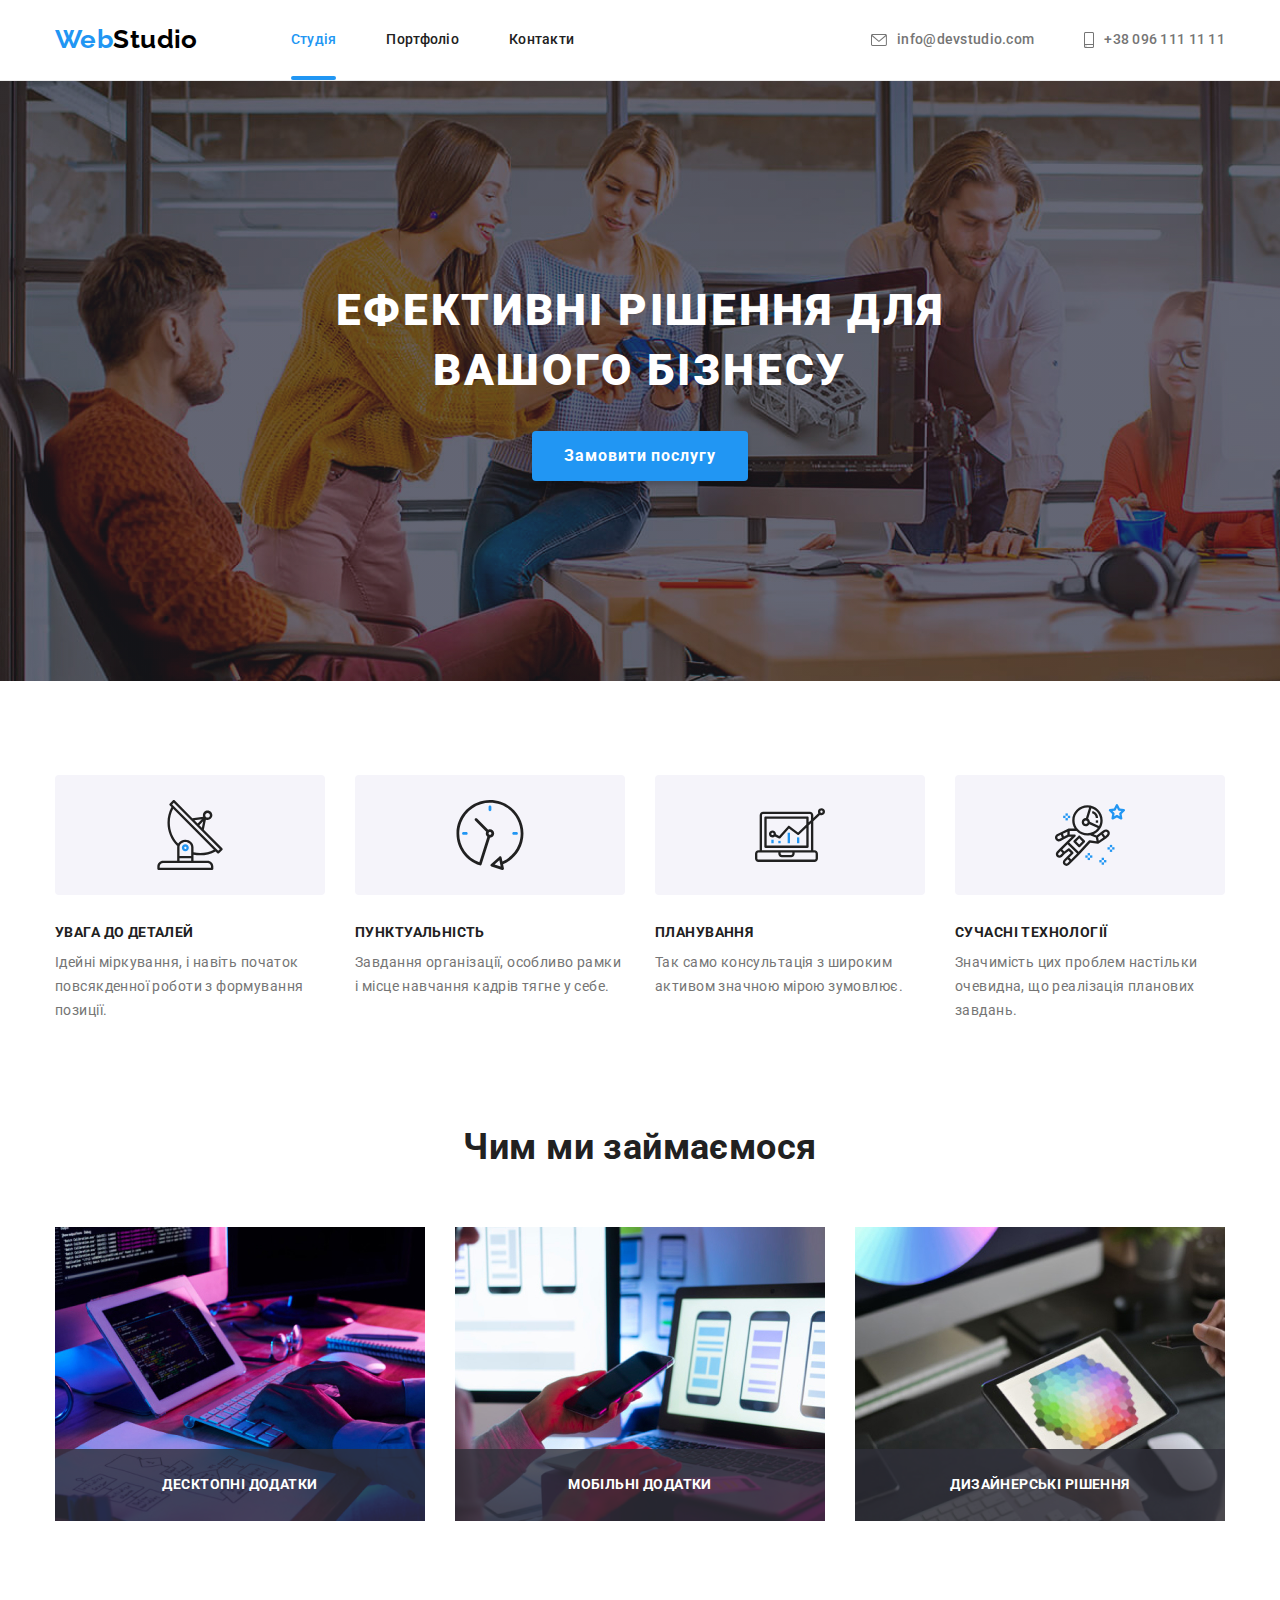
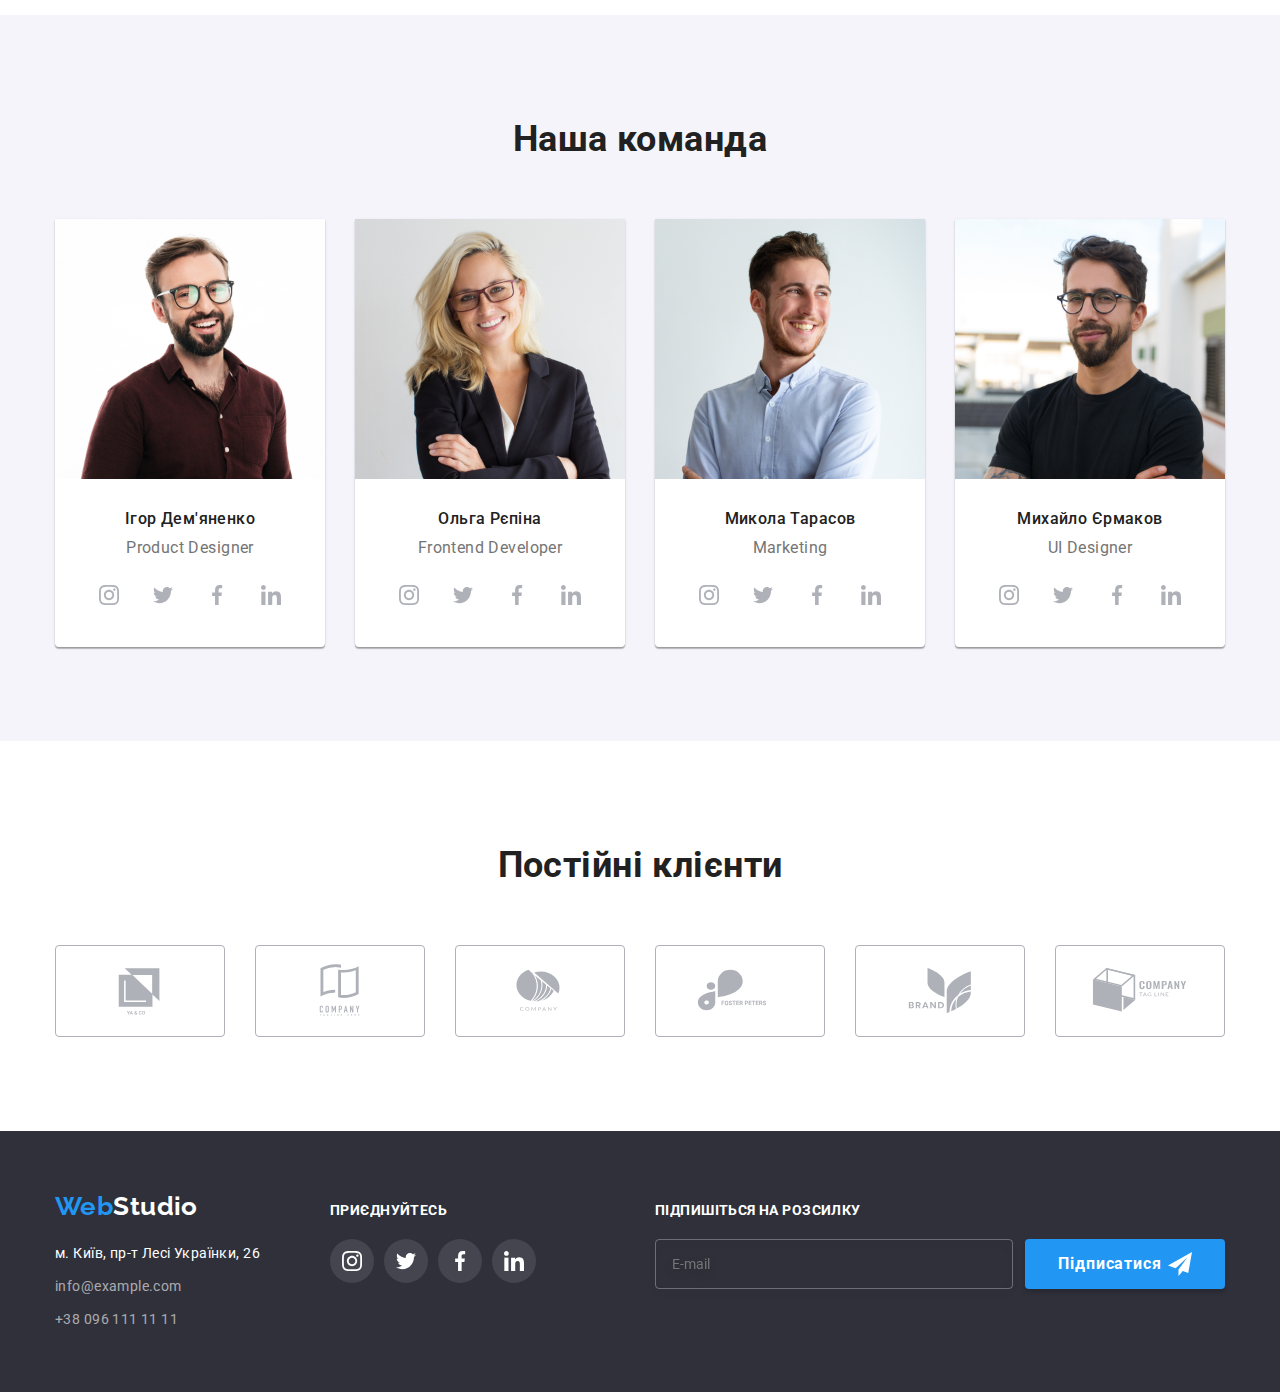
<file: index.html>
<!DOCTYPE html>
<html lang="uk">
  <head>
    <meta charset="UTF-8" />
    <meta http-equiv="X-UA-Compatible" content="IE=edge" />
    <meta name="viewport" content="width=device-width, initial-scale=1.0" />
    <title>WebStudio</title>
    <link rel="preconnect" href="https://fonts.googleapis.com" />
    <link rel="preconnect" href="https://fonts.gstatic.com" crossorigin />
    <link
      href="https://fonts.googleapis.com/css2?family=Raleway:wght@700&family=Roboto:wght@400;500;700;900&display=swap"
      rel="stylesheet"
    />
    <link
      rel="stylesheet"
      href="https://cdn.jsdelivr.net/npm/modern-normalize@1.1.0/modern-normalize.min.css"
    />
    <link rel="stylesheet" href="css/styles.css" />
  </head>
  <body>
    <!-- HEADER -->
    <header class="header-info">
      <div class="container">
        <nav class="navigation">
          <a class="logotype" href="./index.html"
            ><span class="one-word-color">Web</span>Studio</a
          >
          <ul class="header-list">
            <li>
              <a class="header-navigation current" href="./index.html"
                >Студія</a
              >
            </li>
            <li>
              <a class="header-navigation" href="./portfolio.html">Портфоліо</a>
            </li>
            <li>
              <a class="header-navigation" href="#footer-link">Контакти</a>
            </li>
          </ul>
        </nav>
        <ul class="header-list-contact">
          <li>
            <a class="header-contact" href="mailto:info@devstudio.com">
              <svg class="envelope" width="16" height="12">
                <use href="./images/symbol-defs.svg#envelope"></use>
              </svg>
              info@devstudio.com</a
            >
          </li>
          <li>
            <a class="header-contact" href="tel:+380961111111">
              <svg class="smartphone" width="10" height="16">
                <use href="./images/symbol-defs.svg#smartphone"></use>
              </svg>
              +38 096 111 11 11</a
            >
          </li>
        </ul>
      </div>
    </header>
    <main>
      <section class="order-service">
        <div class="container order-service-text">
          <h1 class="main-title">Ефективні рішення для вашого бізнесу</h1>
          <button data-modal-open class="order-btn" type="button">
            Замовити послугу
          </button>
        </div>
      </section>
      <section class="section our-features">
        <div class="container">
          <h2 class="visually-hidden">Наші особливості</h2>
          <ul class="our-features-list">
            <li class="our-features-item">
              <div class="features-box">
                <svg width="70" height="70">
                  <use href="./images/symbol-defs.svg#antenna"></use>
                </svg>
              </div>
              <h3 class="third-title-features">УВАГА ДО ДЕТАЛЕЙ</h3>
              <p class="text-our-features">
                Ідейні міркування, і навіть початок повсякденної роботи з
                формування позиції.
              </p>
            </li>
            <li class="our-features-item">
              <div class="features-box">
                <svg width="70" height="70">
                  <use href="./images/symbol-defs.svg#clock"></use>
                </svg>
              </div>
              <h3 class="third-title-features">ПУНКТУАЛЬНІСТЬ</h3>
              <p class="text-our-features">
                Завдання організації, особливо рамки і місце навчання кадрів
                тягне у себе.
              </p>
            </li>
            <li class="our-features-item">
              <div class="features-box">
                <svg width="70" height="70">
                  <use href="./images/symbol-defs.svg#diagram"></use>
                </svg>
              </div>
              <h3 class="third-title-features">ПЛАНУВАННЯ</h3>
              <p class="text-our-features">
                Так само консультація з широким активом значною мірою зумовлює.
              </p>
            </li>
            <li class="our-features-item">
              <div class="features-box">
                <svg width="70" height="70">
                  <use href="./images/symbol-defs.svg#astronaut"></use>
                </svg>
              </div>
              <h3 class="third-title-features">СУЧАСНІ ТЕХНОЛОГІЇ</h3>
              <p class="text-our-features">
                Значимість цих проблем настільки очевидна, що реалізація
                планових завдань.
              </p>
            </li>
          </ul>
        </div>
      </section>
      <section class="section what-we-do">
        <div class="container">
          <h2 class="second-title-main">Чим ми займаємося</h2>
          <ul class="what-we-do-list">
            <li class="what-we-do-item">
              <img
                src="./images/whatwedo_1.jpg"
                alt="whatwedo_1"
                width="370"
                height="294"
              />
              <div class="we-do-label">
                <p class="we-do-text">Десктопні додатки</p>
              </div>
            </li>
            <li class="what-we-do-item">
              <img
                src="./images/whatwedo_2.jpg"
                alt="whatwedo_2"
                width="370"
                height="294"
              />
              <div class="we-do-label">
                <p class="we-do-text">Мобільні додатки</p>
              </div>
            </li>
            <li class="what-we-do-item">
              <img
                src="./images/whatwedo_3.jpg"
                alt="whatwedo_3"
                width="370"
                height="294"
              />
              <div class="we-do-label">
                <p class="we-do-text">Дизайнерські рішення</p>
              </div>
            </li>
          </ul>
        </div>
      </section>
      <section class="section our-team">
        <div class="container">
          <h2 class="second-title-team">Наша команда</h2>
          <ul class="our-team-list">
            <li class="team-card">
              <img
                src="./images/igor.jpg"
                alt="igor_photo"
                width="270"
                height="260"
              />
              <div class="team-card-text">
                <h3 class="third-title-team">Ігор Дем'яненко</h3>
                <p class="team-position">Product Designer</p>
                <ul class="social-links-list">
                  <li>
                    <a
                      href="https://www.instagram.com"
                      class="social-links"
                      target="_blank"
                    >
                      <svg class="social-icon" width="20" height="20">
                        <use href="./images/symbol-defs.svg#instagram"></use>
                      </svg>
                    </a>
                  </li>
                  <li>
                    <a
                      href="https://www.twitter.com"
                      class="social-links"
                      target="_blank"
                    >
                      <svg class="social-icon" width="20" height="20">
                        <use href="./images/symbol-defs.svg#twitter"></use>
                      </svg>
                    </a>
                  </li>
                  <li>
                    <a
                      href="https://www.facebook.com"
                      class="social-links"
                      target="_blank"
                    >
                      <svg class="social-icon" width="20" height="20">
                        <use href="./images/symbol-defs.svg#facebook"></use>
                      </svg>
                    </a>
                  </li>
                  <li>
                    <a
                      href="https://www.linkedin.com"
                      class="social-links"
                      target="_blank"
                    >
                      <svg class="social-icon" width="20" height="20">
                        <use href="./images/symbol-defs.svg#linkedin"></use>
                      </svg>
                    </a>
                  </li>
                </ul>
              </div>
            </li>
            <li class="team-card">
              <img
                src="./images/olga.jpg"
                alt="olga_photo"
                width="270"
                height="260"
              />
              <div class="team-card-text">
                <h3 class="third-title-team">Ольга Рєпіна</h3>
                <p class="team-position">Frontend Developer</p>
                <ul class="social-links-list">
                  <li>
                    <a
                      href="https://www.instagram.com"
                      class="social-links"
                      target="_blank"
                    >
                      <svg class="social-icon" width="20" height="20">
                        <use href="./images/symbol-defs.svg#instagram"></use>
                      </svg>
                    </a>
                  </li>
                  <li>
                    <a
                      href="https://www.twitter.com"
                      class="social-links"
                      target="_blank"
                    >
                      <svg class="social-icon" width="20" height="20">
                        <use href="./images/symbol-defs.svg#twitter"></use>
                      </svg>
                    </a>
                  </li>
                  <li>
                    <a
                      href="https://www.facebook.com"
                      class="social-links"
                      target="_blank"
                    >
                      <svg class="social-icon" width="20" height="20">
                        <use href="./images/symbol-defs.svg#facebook"></use>
                      </svg>
                    </a>
                  </li>
                  <li>
                    <a
                      href="https://www.linkedin.com"
                      class="social-links"
                      target="_blank"
                    >
                      <svg class="social-icon" width="20" height="20">
                        <use href="./images/symbol-defs.svg#linkedin"></use>
                      </svg>
                    </a>
                  </li>
                </ul>
              </div>
            </li>
            <li class="team-card">
              <img
                src="./images/mukola.jpg"
                alt="mukola_photo"
                width="270"
                height="260"
              />
              <div class="team-card-text">
                <h3 class="third-title-team">Микола Тарасов</h3>
                <p class="team-position">Marketing</p>
                <ul class="social-links-list">
                  <li>
                    <a
                      href="https://www.instagram.com"
                      class="social-links"
                      target="_blank"
                    >
                      <svg class="social-icon" width="20" height="20">
                        <use href="./images/symbol-defs.svg#instagram"></use>
                      </svg>
                    </a>
                  </li>
                  <li>
                    <a
                      href="https://www.twitter.com"
                      class="social-links"
                      target="_blank"
                    >
                      <svg class="social-icon" width="20" height="20">
                        <use href="./images/symbol-defs.svg#twitter"></use>
                      </svg>
                    </a>
                  </li>
                  <li>
                    <a
                      href="https://www.facebook.com"
                      class="social-links"
                      target="_blank"
                    >
                      <svg class="social-icon" width="20" height="20">
                        <use href="./images/symbol-defs.svg#facebook"></use>
                      </svg>
                    </a>
                  </li>
                  <li>
                    <a
                      href="https://www.linkedin.com"
                      class="social-links"
                      target="_blank"
                    >
                      <svg class="social-icon" width="20" height="20">
                        <use href="./images/symbol-defs.svg#linkedin"></use>
                      </svg>
                    </a>
                  </li>
                </ul>
              </div>
            </li>
            <li class="team-card">
              <img
                src="./images/michael.jpg"
                alt="michael_photo"
                width="270"
                height="260"
              />
              <div class="team-card-text">
                <h3 class="third-title-team">Михайло Єрмаков</h3>
                <p class="team-position">UI Designer</p>
                <ul class="social-links-list">
                  <li>
                    <a
                      href="https://www.instagram.com"
                      class="social-links"
                      target="_blank"
                    >
                      <svg class="social-icon" width="20" height="20">
                        <use href="./images/symbol-defs.svg#instagram"></use>
                      </svg>
                    </a>
                  </li>
                  <li>
                    <a
                      href="https://www.twitter.com"
                      class="social-links"
                      target="_blank"
                    >
                      <svg class="social-icon" width="20" height="20">
                        <use href="./images/symbol-defs.svg#twitter"></use>
                      </svg>
                    </a>
                  </li>
                  <li>
                    <a
                      href="https://www.facebook.com"
                      class="social-links"
                      target="_blank"
                    >
                      <svg class="social-icon" width="20" height="20">
                        <use href="./images/symbol-defs.svg#facebook"></use>
                      </svg>
                    </a>
                  </li>
                  <li>
                    <a
                      href="https://www.linkedin.com"
                      class="social-links"
                      target="_blank"
                    >
                      <svg class="social-icon" width="20" height="20">
                        <use href="./images/symbol-defs.svg#linkedin"></use>
                      </svg>
                    </a>
                  </li>
                </ul>
              </div>
            </li>
          </ul>
        </div>
      </section>
      <section class="section our-customers">
        <div class="container">
          <h2 class="title-customers">Постійні клієнти</h2>
          <ul class="customers-list">
            <li class="customer-item">
              <a href="" class="customer-link">
                <svg class="customer-icon" width="106" height="60">
                  <use href="./images/symbol-defs.svg#customer1"></use>
                </svg>
              </a>
            </li>
            <li class="customer-item">
              <a href="" class="customer-link">
                <svg class="customer-icon" width="106" height="60">
                  <use href="./images/symbol-defs.svg#customer2"></use>
                </svg>
              </a>
            </li>
            <li class="customer-item">
              <a href="" class="customer-link">
                <svg class="customer-icon" width="106" height="60">
                  <use href="./images/symbol-defs.svg#customer3"></use>
                </svg>
              </a>
            </li>
            <li class="customer-item">
              <a href="" class="customer-link">
                <svg class="customer-icon" width="106" height="60">
                  <use href="./images/symbol-defs.svg#customer4"></use>
                </svg>
              </a>
            </li>
            <li class="customer-item">
              <a href="" class="customer-link">
                <svg class="customer-icon" width="106" height="60">
                  <use href="./images/symbol-defs.svg#customer5"></use>
                </svg>
              </a>
            </li>
            <li class="customer-item">
              <a href="" class="customer-link">
                <svg class="customer-icon" width="106" height="60">
                  <use href="./images/symbol-defs.svg#customer6"></use>
                </svg>
              </a>
            </li>
          </ul>
        </div>
      </section>
    </main>
    <!-- FOOTER -->
    <footer id="footer-link" class="page-footer">
      <div class="container">
        <div class="footer-text">
          <a class="studio-logo-footer" href="./index.html"
            ><span class="one-word-color">Web</span>Studio</a
          >
          <ul class="footer-list">
            <li class="footer-item">
              <address class="studio-address">
                <a
                  class="address-link"
                  href="https://goo.gl/maps/CPtrU1FHBa2aNyZL9"
                  target="_blank"
                  rel="noopener noreferrer nofollow"
                  >м. Київ, пр-т Лесі Українки, 26</a
                >
              </address>
            </li>
            <li class="footer-item">
              <a class="footer-contact" href="mailto:info@example.com"
                >info@example.com</a
              >
            </li>
            <li class="footer-item">
              <a class="footer-contact" href="tel:+380961111111"
                >+38 096 111 11 11</a
              >
            </li>
          </ul>
        </div>
        <div class="footer-social">
          <span class="footer-title">приєднуйтесь</span>
          <ul class="footer-social-list">
            <li>
              <a
                href="https://www.instagram.com"
                class="social-links"
                target="_blank"
              >
                <svg class="social-icon-footer" width="20" height="20">
                  <use href="./images/symbol-defs.svg#instagram"></use>
                </svg>
              </a>
            </li>
            <li>
              <a
                href="https://www.twitter.com"
                class="social-links"
                target="_blank"
              >
                <svg class="social-icon-footer" width="20" height="20">
                  <use href="./images/symbol-defs.svg#twitter"></use>
                </svg>
              </a>
            </li>
            <li>
              <a
                href="https://www.facebook.com"
                class="social-links"
                target="_blank"
              >
                <svg class="social-icon-footer" width="20" height="20">
                  <use href="./images/symbol-defs.svg#facebook"></use>
                </svg>
              </a>
            </li>
            <li>
              <a
                href="https://www.linkedin.com"
                class="social-links"
                target="_blank"
              >
                <svg class="social-icon-footer" width="20" height="20">
                  <use href="./images/symbol-defs.svg#linkedin"></use>
                </svg>
              </a>
            </li>
          </ul>
        </div>
        <div class="mailing">
          <span class="footer-title">Підпишіться на розсилку</span>
          <form class="mailing-form">
            <input class="mailing-input" type="email" placeholder="E-mail" />
            <button class="button-footer" type="submit">
              Підписатися
              <svg class="mailing-icon" width="24" height="24">
                <use href="./images/symbol-defs.svg#footer-send"></use>
              </svg>
            </button>
          </form>
        </div>
      </div>
    </footer>
    <!-- MODAL WINDOW -->
    <div data-modal class="backdrop is-hidden">
      <div class="modal">
        <button data-modal-close class="close-button" type="button">
          <svg class="close-icon" width="18" height="18">
            <use href="./images/symbol-defs.svg#close-modal"></use>
          </svg>
        </button>
        <form class="modal-form">
          <p class="form-title">Залиште свої дані, ми вам передзвонимо</p>
          <div class="form-field">
            <label class="form-label" for="user-name">Ім'я</label>
            <div class="form-position">
              <input
                class="form-input"
                type="text"
                name="user-name"
                id="user-name"
              />
              <svg class="form-icon" width="18" height="18">
                <use href="./images/symbol-defs.svg#form-person"></use>
              </svg>
            </div>
          </div>
          <div class="form-field">
            <label class="form-label" for="tel">Телефон</label>
            <div class="form-position">
              <input class="form-input" type="tel" name="tel" id="tel" />
              <svg class="form-icon" width="18" height="18">
                <use href="./images/symbol-defs.svg#form-phone"></use>
              </svg>
            </div>
          </div>
          <div class="form-field">
            <label class="form-label" for="email">Пошта</label>
            <div class="form-position">
              <input class="form-input" type="email" name="email" id="email" />
              <svg class="form-icon" width="18" height="18">
                <use href="./images/symbol-defs.svg#form-mail"></use>
              </svg>
            </div>
          </div>
          <div class="form-field">
            <label class="form-label" for="comment">Коментар</label>
            <textarea
              class="form-input"
              name="comment"
              id="comment"
              placeholder="Введіть текст"
            ></textarea>
          </div>
          <div class="form-privacy">
            <label class="label-privacy">
              <input class="checkbox" type="checkbox" name="checkbox" />
              <svg class="checkbox-icon" width="16" height="15">
                <use href="./images/symbol-defs.svg#accept"></use>
              </svg>
              Погоджуюся з розсилкою та приймаю
              <a href="" class="form-link">Умови договору</a></label
            >
          </div>
          <button class="form-button" type="submit">Відправити</button>
        </form>
      </div>
    </div>
    <!-- SCRIPT -->
    <script src="./js/modal.js"></script>
  </body>
</html>
</file>
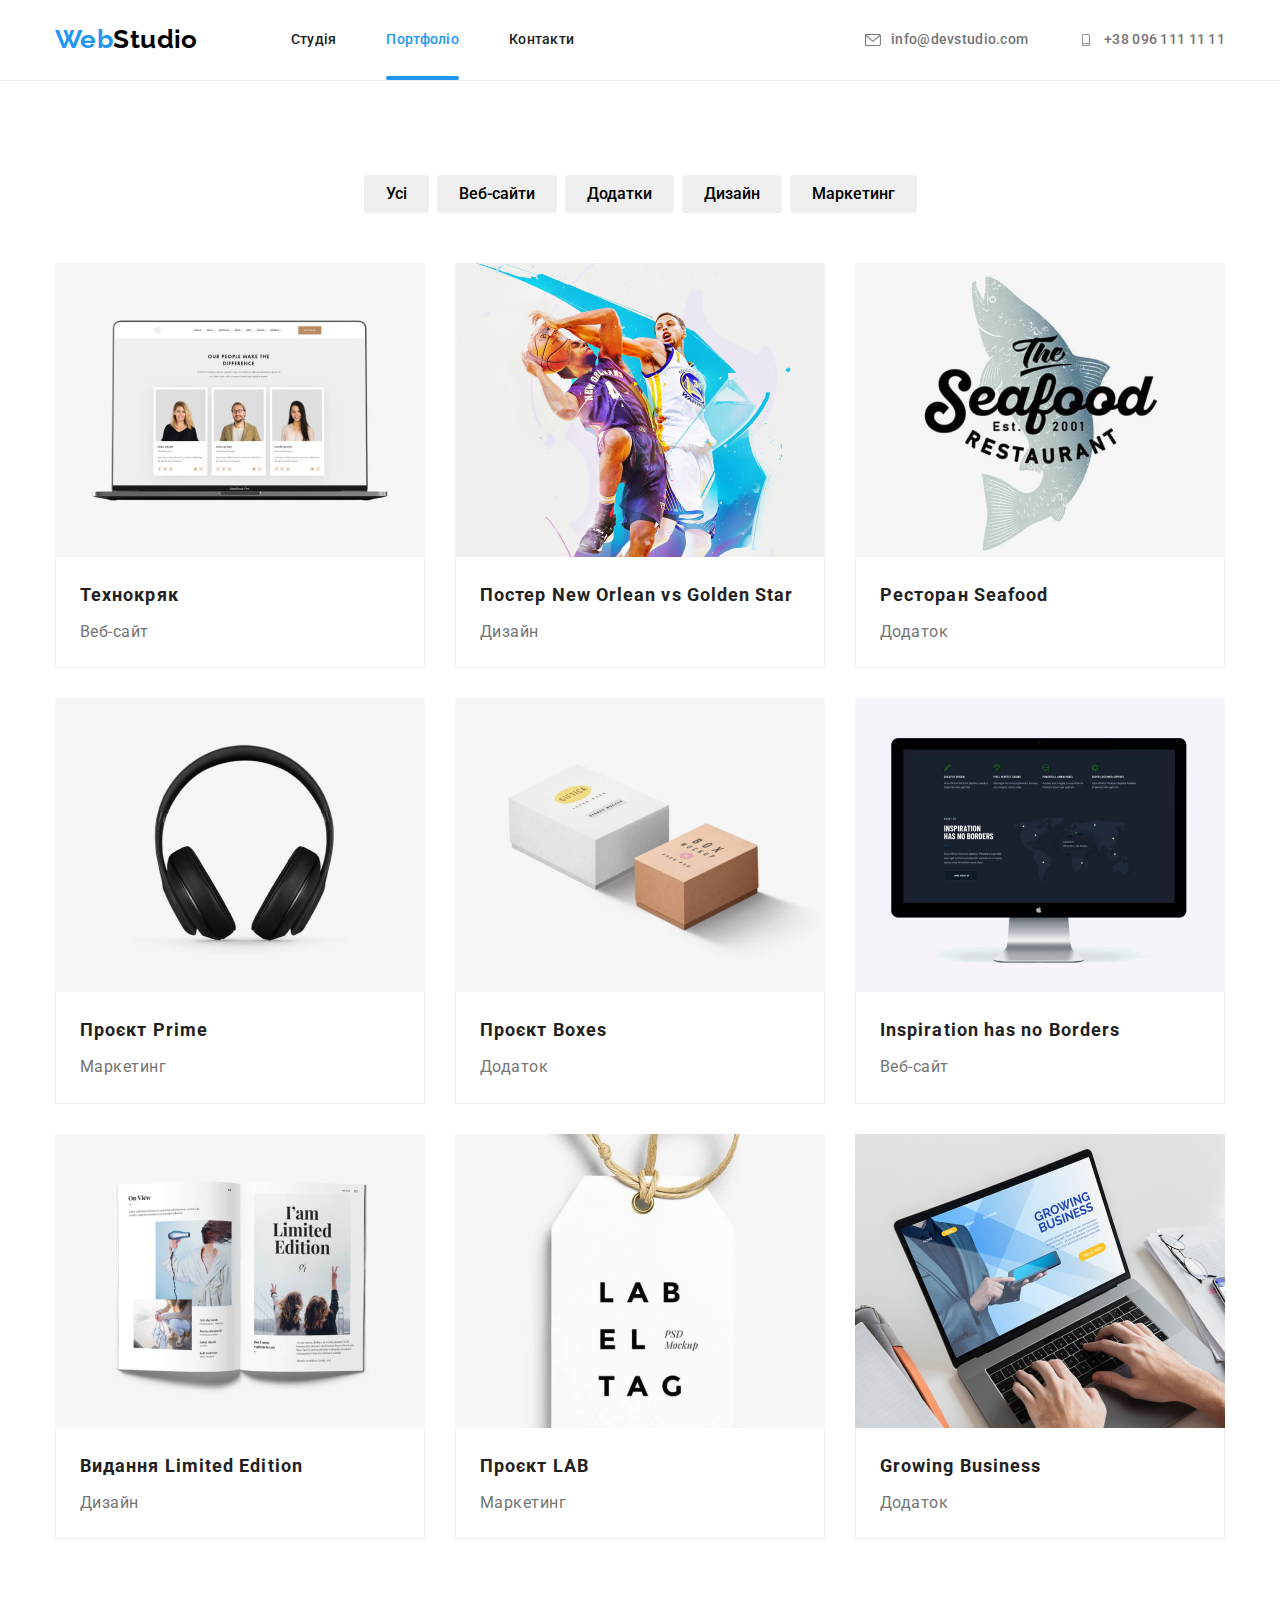
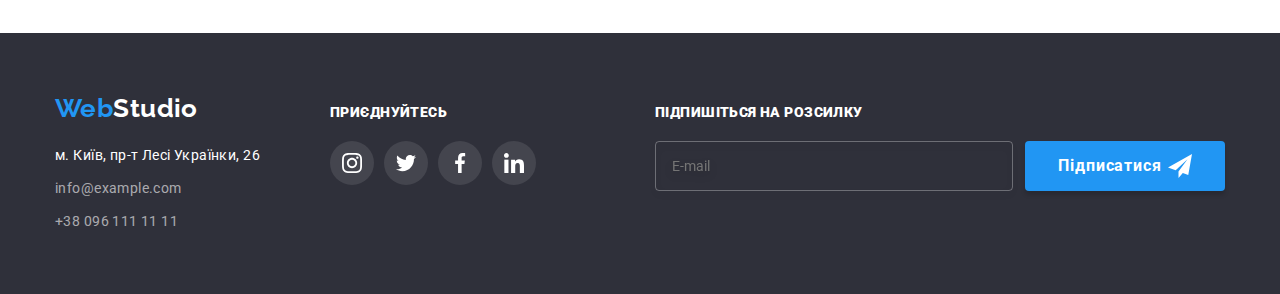
<file: portfolio.html>
<!DOCTYPE html>
<html lang="uk">
  <head>
    <meta charset="UTF-8" />
    <meta http-equiv="X-UA-Compatible" content="IE=edge" />
    <meta name="viewport" content="width=device-width, initial-scale=1.0" />
    <title>WebStudio</title>
    <link rel="preconnect" href="https://fonts.googleapis.com" />
    <link rel="preconnect" href="https://fonts.gstatic.com" crossorigin />
    <link
      href="https://fonts.googleapis.com/css2?family=Raleway:wght@700&family=Roboto:wght@400;500;700;900&display=swap"
      rel="stylesheet"
    />
    <link
      rel="stylesheet"
      href="https://cdn.jsdelivr.net/npm/modern-normalize@1.1.0/modern-normalize.min.css"
    />
    <link rel="stylesheet" href="css/styles.css" />
  </head>
  <body>
    <header class="header-info">
      <div class="container">
        <nav class="navigation">
          <a class="logotype" href="./index.html"
            ><span class="one-word-color">Web</span>Studio</a
          >
          <ul class="header-list">
            <li>
              <a class="header-navigation" href="./index.html">Студія</a>
            </li>
            <li>
              <a class="header-navigation current" href="./portfolio.html"
                >Портфоліо</a
              >
            </li>
            <li>
              <a class="header-navigation" href="#footer-link">Контакти</a>
            </li>
          </ul>
        </nav>
        <ul class="header-list">
          <li>
            <a class="header-contact" href="mailto:info@devstudio.com">
              <svg class="envelope" width="16" height="12">
                <use href="./images/symbol-defs.svg#envelope"></use>
              </svg>
              info@devstudio.com</a
            >
          </li>
          <li>
            <a class="header-contact" href="tel:+380961111111">
              <svg class="envelope" width="16" height="12">
                <use href="./images/symbol-defs.svg#smartphone"></use>
              </svg>
              +38 096 111 11 11</a
            >
          </li>
        </ul>
      </div>
    </header>
    <main>
      <section class="section">
        <div class="container">
          <h1 class="visually-hidden">Портфоліо</h1>
          <ul class="portfolio-nav-list">
            <li><button class="portfolio-button" type="button">Усі</button></li>
            <li>
              <button class="portfolio-button" type="button">Веб-сайти</button>
            </li>
            <li>
              <button class="portfolio-button" type="button">Додатки</button>
            </li>
            <li>
              <button class="portfolio-button" type="button">Дизайн</button>
            </li>
            <li>
              <button class="portfolio-button" type="button">Маркетинг</button>
            </li>
          </ul>
          <ul class="portfolio-card-list">
            <li class="portfolio-card">
              <a href="" class="portfolio-card-link">
                <div class="box-overlay">
                  <img
                    src="./images/portfolio/techno.jpg"
                    alt="techno"
                    width="370"
                    height="294"
                  />
                  <div class="overlay">
                    <p class="overlay-text">
                      Ресурс пропонує комплексні пропозиції з різним рівнем
                      функціоналу та сервісів. Все це дозволить відвідувачу
                      отримати вичерпні відомості про компанію чи приватну
                      особу.
                    </p>
                  </div>
                </div>
                <div class="portfolio-card-position">
                  <h2 class="portfolio-title">Технокряк</h2>
                  <p class="portfolio-text">Веб-сайт</p>
                </div>
              </a>
            </li>
            <li class="portfolio-card">
              <a href="" class="portfolio-card-link">
                <div class="box-overlay">
                  <img
                    src="./images/portfolio/poster.jpg"
                    alt="poster"
                    width="370"
                    height="294"
                  />
                  <div class="overlay">
                    <p class="overlay-text">
                      Ресурс пропонує комплексні пропозиції з різним рівнем
                      функціоналу та сервісів. Все це дозволить відвідувачу
                      отримати вичерпні відомості про компанію чи приватну
                      особу.
                    </p>
                  </div>
                </div>
                <div class="portfolio-card-position">
                  <h2 class="portfolio-title">
                    Постер New Orlean vs Golden Star
                  </h2>
                  <p class="portfolio-text">Дизайн</p>
                </div>
              </a>
            </li>
            <li class="portfolio-card">
              <a href="" class="portfolio-card-link">
                <div class="box-overlay">
                  <img
                    src="./images/portfolio/seafood.jpg"
                    alt="seafood"
                    width="370"
                    height="294"
                  />
                  <div class="overlay">
                    <p class="overlay-text">
                      Ресурс пропонує комплексні пропозиції з різним рівнем
                      функціоналу та сервісів. Все це дозволить відвідувачу
                      отримати вичерпні відомості про компанію чи приватну
                      особу.
                    </p>
                  </div>
                </div>
                <div class="portfolio-card-position">
                  <h2 class="portfolio-title">Ресторан Seafood</h2>
                  <p class="portfolio-text">Додаток</p>
                </div>
              </a>
            </li>
            <li class="portfolio-card">
              <a href="" class="portfolio-card-link">
                <div class="box-overlay">
                  <img
                    src="./images/portfolio/projectprime.jpg"
                    alt="projectprime"
                    width="370"
                    height="294"
                  />
                  <div class="overlay">
                    <p class="overlay-text">
                      Ресурс пропонує комплексні пропозиції з різним рівнем
                      функціоналу та сервісів. Все це дозволить відвідувачу
                      отримати вичерпні відомості про компанію чи приватну
                      особу.
                    </p>
                  </div>
                </div>
                <div class="portfolio-card-position">
                  <h2 class="portfolio-title">Проєкт Prime</h2>
                  <p class="portfolio-text">Маркетинг</p>
                </div>
              </a>
            </li>
            <li class="portfolio-card">
              <a href="" class="portfolio-card-link">
                <div class="box-overlay">
                  <img
                    src="./images/portfolio/projectboxes.jpg"
                    alt="projectboxes"
                    width="370"
                    height="294"
                  />
                  <div class="overlay">
                    <p class="overlay-text">
                      Ресурс пропонує комплексні пропозиції з різним рівнем
                      функціоналу та сервісів. Все це дозволить відвідувачу
                      отримати вичерпні відомості про компанію чи приватну
                      особу.
                    </p>
                  </div>
                </div>
                <div class="portfolio-card-position">
                  <h2 class="portfolio-title">Проєкт Boxes</h2>
                  <p class="portfolio-text">Додаток</p>
                </div>
              </a>
            </li>
            <li class="portfolio-card">
              <a href="" class="portfolio-card-link">
                <div class="box-overlay">
                  <img
                    src="./images/portfolio/inspirationhasnoborders.jpg"
                    alt="inspirationhasnoborders"
                    width="370"
                    height="294"
                  />
                  <div class="overlay">
                    <p class="overlay-text">
                      Ресурс пропонує комплексні пропозиції з різним рівнем
                      функціоналу та сервісів. Все це дозволить відвідувачу
                      отримати вичерпні відомості про компанію чи приватну
                      особу.
                    </p>
                  </div>
                </div>
                <div class="portfolio-card-position">
                  <h3 class="portfolio-title">Inspiration has no Borders</h3>
                  <p class="portfolio-text">Веб-сайт</p>
                </div>
              </a>
            </li>
            <li class="portfolio-card">
              <a href="" class="portfolio-card-link">
                <div class="box-overlay">
                  <img
                    src="./images/portfolio/publishlimitededition.jpg"
                    alt="publishlimitededition"
                    width="370"
                    height="294"
                  />
                  <div class="overlay">
                    <p class="overlay-text">
                      Ресурс пропонує комплексні пропозиції з різним рівнем
                      функціоналу та сервісів. Все це дозволить відвідувачу
                      отримати вичерпні відомості про компанію чи приватну
                      особу.
                    </p>
                  </div>
                </div>
                <div class="portfolio-card-position">
                  <h2 class="portfolio-title">Видання Limited Edition</h2>
                  <p class="portfolio-text">Дизайн</p>
                </div>
              </a>
            </li>
            <li class="portfolio-card">
              <a href="" class="portfolio-card-link">
                <div class="box-overlay">
                  <img
                    src="./images/portfolio/projectlab.jpg"
                    alt="projectlab"
                    width="370"
                    height="294"
                  />
                  <div class="overlay">
                    <p class="overlay-text">
                      Ресурс пропонує комплексні пропозиції з різним рівнем
                      функціоналу та сервісів. Все це дозволить відвідувачу
                      отримати вичерпні відомості про компанію чи приватну
                      особу.
                    </p>
                  </div>
                </div>
                <div class="portfolio-card-position">
                  <h2 class="portfolio-title">Проєкт LAB</h2>
                  <p class="portfolio-text">Маркетинг</p>
                </div>
              </a>
            </li>
            <li class="portfolio-card">
              <a href="" class="portfolio-card-link">
                <div class="box-overlay">
                  <img
                    src="./images/portfolio/growingbusiness.jpg"
                    alt="growingbusiness"
                    width="370"
                    height="294"
                  />
                  <div class="overlay">
                    <p class="overlay-text">
                      Ресурс пропонує комплексні пропозиції з різним рівнем
                      функціоналу та сервісів. Все це дозволить відвідувачу
                      отримати вичерпні відомості про компанію чи приватну
                      особу.
                    </p>
                  </div>
                </div>
                <div class="portfolio-card-position">
                  <h2 class="portfolio-title">Growing Business</h2>
                  <p class="portfolio-text">Додаток</p>
                </div>
              </a>
            </li>
          </ul>
        </div>
      </section>
    </main>
    <footer id="footer-link" class="page-footer">
      <div class="container">
        <div class="footer-text">
          <a class="studio-logo-footer" href="./index.html"
            ><span class="one-word-color">Web</span>Studio</a
          >
          <ul class="footer-list">
            <li class="footer-item">
              <address class="studio-address">
                <a
                  class="address-link"
                  href="https://goo.gl/maps/CPtrU1FHBa2aNyZL9"
                  target="_blank"
                  rel="noopener noreferrer nofollow"
                  >м. Київ, пр-т Лесі Українки, 26</a
                >
              </address>
            </li>
            <li class="footer-item">
              <a class="footer-contact" href="mailto:info@example.com"
                >info@example.com</a
              >
            </li>
            <li class="footer-item">
              <a class="footer-contact" href="tel:+380961111111"
                >+38 096 111 11 11</a
              >
            </li>
          </ul>
        </div>
        <div class="footer-social">
          <span class="footer-title"><b>приєднуйтесь</b></span>
          <ul class="footer-social-list">
            <li>
              <a
                href="https://www.instagram.com"
                class="social-links"
                target="_blank"
              >
                <svg class="social-icon-footer" width="20" height="20">
                  <use href="./images/symbol-defs.svg#instagram"></use>
                </svg>
              </a>
            </li>
            <li>
              <a
                href="https://www.twitter.com"
                class="social-links"
                target="_blank"
              >
                <svg class="social-icon-footer" width="20" height="20">
                  <use href="./images/symbol-defs.svg#twitter"></use>
                </svg>
              </a>
            </li>
            <li>
              <a
                href="https://www.facebook.com"
                class="social-links"
                target="_blank"
              >
                <svg class="social-icon-footer" width="20" height="20">
                  <use href="./images/symbol-defs.svg#facebook"></use>
                </svg>
              </a>
            </li>
            <li>
              <a
                href="https://www.linkedin.com"
                class="social-links"
                target="_blank"
              >
                <svg class="social-icon-footer" width="20" height="20">
                  <use href="./images/symbol-defs.svg#linkedin"></use>
                </svg>
              </a>
            </li>
          </ul>
        </div>
        <div class="mailing">
          <span class="footer-title"><b>Підпишіться на розсилку</b></span>
          <form class="mailing-form">
            <input class="mailing-input" type="email" placeholder="E-mail" />
            <button class="button-footer" type="submit">
              Підписатися
              <svg class="mailing-icon" width="24" height="24">
                <use href="./images/symbol-defs.svg#footer-send"></use>
              </svg>
            </button>
          </form>
        </div>
      </div>
    </footer>
  </body>
</html>
</file>
<file: css/styles.css>
:root {
  --primary-font: "Roboto", sans-serif;
  --secondary-font: "Raleway", sans-serif;
  --font-weight-stnd: 500;
  --font-weight-bold: 700;
  --font-weight-maxbold: 900;
  --stnd-letter-spacing: 0.03em;
  --stnd-font-size: 14px;
  --font-size-big: 16px;
  --text-color: #757575;
  --second-text-color: #212121;
  --main-color: #ffffff;
  --secondary-color: #2f303a;
  --accent-color: #2196f3;
  --dark-logo-color: #000;
  --transparency-color: rgba(255, 255, 255, 0.6);
  --alternative-bakcground-color: #f5f4fa;
}
/*BODY AND GENERAL RULES*/
body {
  font-family: var(--primary-font);
  font-size: var(--stnd-font-size);
  letter-spacing: var(--stnd-letter-spacing);
  color: var(--text-color);
}
h1,
h2,
h3,
p {
  margin-top: 0;
  margin-bottom: 0;
}
img {
  display: block;
  max-width: 100%;
  height: auto;
}
a {
  text-decoration: none;
}
ul,
ol {
  margin-top: 0;
  margin-bottom: 0;
  padding-left: 0;
  list-style: none;
}
.visually-hidden {
  position: absolute;
  white-space: nowrap;
  width: 1px;
  height: 1px;
  overflow: hidden;
  border: 0;
  padding: 0;
  clip: rect(0 0 0 0);
  clip-path: inset(50%);
  margin: -1px;
}
.container {
  margin-right: auto;
  margin-left: auto;
  width: 1200px;
  padding-left: 15px;
  padding-right: 15px;
}
.section {
  padding-top: 94px;
  padding-bottom: 94px;
}
/* HEADER */
.header-info {
  border-bottom: 1px solid #ececec;
}
.header-info > .container {
  display: flex;
  align-items: center;
}
.navigation {
  display: flex;
  align-items: center;
  margin-right: auto;
}
.header-list {
  margin-left: auto;
  display: flex;
  gap: 50px;
}
.logotype {
  margin-right: 93px;
  padding-top: 24px;
  padding-bottom: 25px;
  font-family: var(--secondary-font);
  font-style: normal;
  font-weight: var(--font-weight-bold);
  font-size: 26px;
  line-height: 1.19;
  color: var(--dark-logo-color);
}
.header-navigation {
  position: relative;
  font-style: normal;
  font-weight: var(--font-weight-stnd);
  line-height: 1.14;
  letter-spacing: 0.02em;
  color: var(--second-text-color);
  transition: color 250ms cubic-bezier(0.4, 0, 0.2, 1);
}
.header-navigation::after {
  margin-top: 28px;
  position: absolute;
  display: block;
  content: "";
  width: 100%;
  height: 4px;
  background-color: var(--accent-color);
  border-radius: 2px;
  scale: 0;
  transition: scale 250ms cubic-bezier(0.4, 0, 0.2, 1);
}
.header-navigation:hover::after,
.header-navigation:focus::after {
  margin-top: 28px;
  position: absolute;
  display: block;
  content: "";
  width: 100%;
  height: 4px;
  background-color: var(--accent-color);
  border-radius: 2px;
  scale: 1;
}
.header-navigation:hover,
.header-navigation:focus {
  color: var(--accent-color);
}
.current {
  color: var(--accent-color);
}
.current::after {
  margin-top: 28px;
  position: absolute;
  display: block;
  content: "";
  width: 100%;
  height: 4px;
  background-color: var(--accent-color);
  border-radius: 2px;
  scale: 1;
}
.header-list-contact {
  display: flex;
  gap: 50px;
}
.header-contact {
  display: flex;
  align-items: center;
  font-style: normal;
  font-weight: var(--font-weight-stnd);
  line-height: 1.14;
  letter-spacing: 0.02em;
  color: var(--text-color);
  transition: color 250ms cubic-bezier(0.4, 0, 0.2, 1);
}
.envelope {
  margin-right: 10px;
  fill: currentColor;
}
.smartphone {
  margin-right: 10px;
  fill: currentColor;
}
.header-contact:hover,
.header-contact:focus {
  color: var(--accent-color);
}
/* FOOTER */
.page-footer {
  background-color: var(--secondary-color);
  padding-top: 60px;
  padding-bottom: 60px;
}
.page-footer .container {
  display: flex;
  align-items: baseline;
}
.studio-logo-footer {
  display: inline-block;
  margin-bottom: 20px;
  font-family: var(--secondary-font);
  font-style: normal;
  font-weight: var(--font-weight-bold);
  font-size: 26px;
  line-height: 1.19;
  color: var(--main-color);
}
.one-word-color {
  color: var(--accent-color);
}
.footer-item:nth-child(-n + 2) {
  margin-bottom: 9px;
}
.studio-address,
.address-link {
  font-style: normal;
  line-height: 1.71;
  color: var(--main-color);
}
.footer-contact {
  font-style: normal;
  line-height: 1.71;
  letter-spacing: var(--stnd-letter-spacing);
  color: var(--transparency-color);
  transition: color 250ms cubic-bezier(0.4, 0, 0.2, 1);
}
.footer-contact:hover,
.footer-contact:focus {
  color: var(--accent-color);
}
.footer-text {
  margin-right: 70px;
}
.footer-title {
  display: inline-block;
  font-weight: var(--font-weight-bold);
  font-size: var(--stnd-font-size);
  line-height: 1.14;
  text-transform: uppercase;
  color: var(--main-color);
  margin-bottom: 20px;
}
.footer-social-list {
  display: flex;
  gap: 10px;
}
.footer-social-list .social-links {
  display: flex;
  align-items: center;
  border-radius: 50%;
  width: 44px;
  height: 44px;
  background-color: rgba(255, 255, 255, 0.1);
  transition: background-color 250ms cubic-bezier(0.4, 0, 0.2, 1);
}
.footer-social-list .social-links:hover,
.footer-social-list .social-links:focus {
  background-color: var(--accent-color);
}
.social-icon-footer {
  fill: var(--main-color);
}
.mailing {
  margin-left: auto;
}
.mailing-form {
  display: flex;
  gap: 12px;
}
.mailing-input {
  width: 358px;
  height: 50px;
  padding: 15px 16px;
  color: var(--main-color);
  background-color: transparent;
  border: 1px solid rgba(255, 255, 255, 0.3);
  filter: drop-shadow(0px 4px 4px rgba(0, 0, 0, 0.15));
  border-radius: 4px;
  transition: border-color 250ms cubic-bezier(0.4, 0, 0.2, 1);
}
.mailing-input:hover {
  border-color: var(--accent-color);
}
.mailing-input:focus {
  outline: 1px solid var(--accent-color);
}
.button-footer {
  display: flex;
  justify-content: center;
  align-items: center;
  width: 200px;
  height: 50px;
  padding: 0;
  font-weight: var(--font-weight-bold);
  font-size: var(--font-size-big);
  line-height: 1.9;
  color: var(--main-color);
  letter-spacing: 0.06em;
  background: var(--accent-color);
  box-shadow: 0px 4px 4px rgba(0, 0, 0, 0.15);
  border: none;
  border-radius: 4px;
  background-color: var(--accent-color);
  cursor: pointer;
}
.mailing-icon {
  margin-left: 6px;
}
/*MAIN PAGE*/
.order-service {
  max-width: 1600px;
  margin-left: auto;
  margin-right: auto;
  padding: 200px 0;
  text-align: center;
  background-color: var(--secondary-color);
  background-image: linear-gradient(
      rgba(47, 48, 58, 0.4),
      rgba(47, 48, 58, 0.4)
    ),
    url(../images/our-services-background.jpg);
  background-repeat: no-repeat;
  background-size: cover;
}
.main-title {
  width: 696px;
  margin-left: auto;
  margin-right: auto;
  margin-bottom: 30px;
  text-align: center;
  font-weight: var(--font-weight-maxbold);
  font-size: 44px;
  line-height: 1.36;
  text-align: center;
  letter-spacing: 0.06em;
  text-transform: uppercase;
  color: var(--main-color);
}
.order-btn {
  padding: 10px 32px;
  box-shadow: 0px 4px 4px rgba(0, 0, 0, 0.15);
  border-radius: 4px;
  font-weight: var(--font-weight-bold);
  font-size: var(--font-size-big);
  line-height: 1.9;
  letter-spacing: 0.06em;
  background-color: var(--accent-color);
  color: var(--main-color);
  cursor: pointer;
  border: none;
}
.order-btn:active {
  background: #188ce8;
}
/* OUR FEATURES SECTION */
.features-box {
  height: 120px;
  background-color: var(--alternative-bakcground-color);
  border-radius: 4px;
  display: flex;
  justify-content: center;
  align-items: center;
  margin-bottom: 30px;
}
.our-features-list {
  display: flex;
  justify-content: space-between;
  gap: 30px;
}
.our-features-item {
  flex-basis: calc((100% - 90px) / 4);
}
.second-title-main {
  margin-bottom: 50px;
  font-weight: var(--font-weight-bold);
  font-size: 36px;
  line-height: 1.67;
  text-align: center;
  color: var(--second-text-color);
}
.third-title-features {
  margin-bottom: 10px;
  font-weight: var(--font-weight-bold);
  font-size: var(--stnd-font-size);
  line-height: 1.14;
  text-transform: uppercase;
  color: var(--second-text-color);
}
.text-our-features {
  line-height: 1.71;
}
/* WHAT WE DO SECTION */
.what-we-do {
  padding-top: 0;
}
.what-we-do-list {
  display: flex;
  gap: 30px;
}
.what-we-do-item {
  position: relative;
}
.we-do-label {
  display: flex;
  justify-content: center;
  align-items: center;
  width: 100%;
  height: 72px;
  background-color: rgba(47, 48, 58, 0.8);
  position: absolute;
  bottom: 0;
  left: 0;
}
.we-do-text {
  color: var(--main-color);
  font-weight: var(--font-weight-bold);
  font-size: var(--stnd-font-size);
  line-height: 1.14;
  letter-spacing: 0.03em;
  text-transform: uppercase;
}
/* OUR TEAM SECTION */
.our-team {
  background-color: var(--alternative-bakcground-color);
}
.second-title-team {
  margin-bottom: 50px;
  font-weight: var(--font-weight-bold);
  font-size: 36px;
  line-height: 1.67;
  text-align: center;
  color: var(--second-text-color);
}
.our-team-list {
  display: flex;
  gap: 30px;
}
.team-card {
  width: 270px;
  background-color: var(--main-color);
  box-shadow: 0px 1px 3px rgba(0, 0, 0, 0.12), 0px 1px 1px rgba(0, 0, 0, 0.14),
    0px 2px 1px rgba(0, 0, 0, 0.2);
  border-radius: 0px 0px 4px 4px;
}
.team-card-text {
  padding-top: 30px;
  padding-bottom: 30px;
}
.third-title-team {
  margin-bottom: 10px;
  font-weight: var(--font-weight-stnd);
  font-size: var(--font-size-big);
  line-height: 1.19;
  text-align: center;
  color: var(--second-text-color);
}
.team-position {
  font-size: var(--font-size-big);
  line-height: 1.19;
  text-align: center;
  margin-bottom: 16px;
}
.social-links-list {
  display: flex;
  justify-content: center;
  gap: 10px;
}
.social-links {
  display: flex;
  justify-content: center;
  align-items: center;
  border-radius: 50%;
  width: 44px;
  height: 44px;
  transition: background-color 250ms cubic-bezier(0.4, 0, 0.2, 1);
}
.social-icon {
  fill: #afb1b8;
  transition: fill 250ms cubic-bezier(0.4, 0, 0.2, 1);
}
.social-links:hover,
.social-links:focus {
  background-color: var(--accent-color);
}
.social-links:hover .social-icon,
.social-links:focus .social-icon {
  fill: var(--main-color);
}
/* OUR-CUSTOMERS */
.title-customers {
  margin-bottom: 50px;
  font-weight: var(--font-weight-bold);
  font-size: 36px;
  line-height: 1.67;
  text-align: center;
  color: var(--second-text-color);
}
.customers-list {
  display: flex;
  gap: 30px;
}
.customer-item {
  flex-basis: calc((100%-150px) / 6);
}
.customer-link {
  display: flex;
  justify-content: center;
  align-items: center;
  width: 170px;
  height: 92px;
  border: 1px solid #afb1b8;
  border-radius: 4px;
  transition: border-color 250ms cubic-bezier(0.4, 0, 0.2, 1);
}
.customer-icon {
  fill: #afb1b8;
  transition: fill 250ms cubic-bezier(0.4, 0, 0.2, 1);
}
.customer-link:hover .customer-icon,
.customer-link:focus .customer-icon {
  fill: var(--accent-color);
}
.customer-link:hover,
.customer-link:focus {
  border-color: var(--accent-color);
}
/* MODAL */
.backdrop {
  position: fixed;
  top: 0;
  left: 0;
  width: 100%;
  height: 100%;
  background-color: rgba(0, 0, 0, 0.2);
  opacity: 1;
  visibility: visible;
  transition: opacity 250ms cubic-bezier(0.4, 0, 0.2, 1),
    visibility 250ms cubic-bezier(0.4, 0, 0.2, 1);
}
.backdrop.is-hidden {
  opacity: 0;
  pointer-events: none;
  visibility: hidden;
}
.backdrop.is-hidden .modal {
  transform: translate(-50%, -50%) rotate(180deg);
}
.modal {
  position: absolute;
  top: 50%;
  left: 50%;
  transform: translate(-50%, -50%) rotate(0);
  padding: 40px;
  width: 528px;
  height: 581px;
  background-color: var(--main-color);
  box-shadow: 0px 1px 3px rgba(0, 0, 0, 0.12), 0px 1px 1px rgba(0, 0, 0, 0.14),
    0px 2px 1px rgba(0, 0, 0, 0.2);
  border-radius: 4px;
  transition: transform 250ms cubic-bezier(0.4, 0, 0.2, 1);
}
.close-button {
  position: absolute;
  top: 8px;
  right: 8px;
  display: flex;
  justify-content: center;
  align-items: center;
  width: 30px;
  height: 30px;
  padding: 0;
  background-color: var(--main-color);
  border: 1px solid rgba(0, 0, 0, 0.1);
  border-radius: 50%;
  cursor: pointer;
}
.close-button:hover .close-icon,
.close-button:focus .close-icon {
  fill: var(--accent-color);
}
.close-icon {
  transition: fill 250ms cubic-bezier(0.4, 0, 0.2, 1);
}
.modal-form {
  width: 448px;
}
.form-title {
  font-weight: var(--font-weight-bold);
  font-size: 20px;
  line-height: 1.15;
  text-align: center;
  letter-spacing: 0.03em;
  color: var(--second-text-color);
  margin-bottom: 12px;
}
.form-field {
  display: flex;
  flex-direction: column;
  margin-bottom: 10px;
}
.form-field:nth-last-child(3) {
  margin-bottom: 20px;
}
.form-label {
  font-weight: 400;
  font-size: 12px;
  line-height: 1.17;
  letter-spacing: 0.01em;
  color: var(--text-color);
  margin-bottom: 4px;
  cursor: pointer;
}
.form-position {
  position: relative;
}
.form-icon {
  position: absolute;
  top: 50%;
  left: 12px;
  fill: var(--second-text-color);
  transform: translateY(-50%);
  transition: fill 250ms cubic-bezier(0.4, 0, 0.2, 1);
}
.form-input {
  padding: 12px 42px;
  width: 100%;
  border: 1px solid rgba(33, 33, 33, 0.2);
  border-radius: 4px;
  cursor: pointer;
  transition: outline 250ms cubic-bezier(0.4, 0, 0.2, 1);
}
textarea.form-input {
  width: 100%;
  height: 120px;
  padding: 12px 16px;
}
textarea {
  resize: none;
}
.form-input:focus ~ .form-icon,
.form-input:hover ~ .form-icon {
  fill: var(--accent-color);
}
.form-input:focus,
.form-input:hover {
  outline: 1px solid var(--accent-color);
}
.label-privacy {
  display: flex;
  justify-content: center;
  align-items: center;
  margin-bottom: 30px;
}
.label-privacy:focus-within {
  outline: 1px solid var(--accent-color);
}
.checkbox {
  position: absolute;
  white-space: nowrap;
  width: 1px;
  height: 1px;
  overflow: hidden;
  border: 0;
  padding: 0;
  clip: rect(0 0 0 0);
  clip-path: inset(50%);
  margin: -1px;
}
.checkbox-icon {
  margin-right: 7px;
  fill: var(--main-color);
  border: 2px solid var(--dark-logo-color);
  border-radius: 3px;
}
.checkbox:checked + .checkbox-icon {
  background-color: var(--accent-color);
  border: none;
}
.form-button {
  display: block;
  margin: 0 auto 40px auto;
  color: var(--main-color);
  font-weight: var(--font-weight-bold);
  font-size: var(--font-size-big);
  line-height: 1.9;
  width: 200px;
  height: 50px;
  background: var(--accent-color);
  box-shadow: 0px 4px 4px rgba(0, 0, 0, 0.15);
  border-radius: 4px;
  border: none;
  cursor: pointer;
}
.form-link {
  margin-left: 3px;
  color: var(--accent-color);
  text-decoration: underline;
}
/* PORTFOLIO PAGE */
.portfolio-nav-list {
  margin-bottom: 50px;
  display: flex;
  justify-content: center;
  gap: 8px;
}
.portfolio-button {
  padding: 6px 22px;
  font-family: var(--primary-font);
  font-style: normal;
  font-weight: var(--font-weight-stnd);
  font-size: var(--font-size-big);
  line-height: 26px;
  text-align: center;
  border: none;
  border-radius: 4px;
  transition: color 250ms cubic-bezier(0.4, 0, 0.2, 1),
    background-color 250ms cubic-bezier(0.4, 0, 0.2, 1),
    box-shadow 250ms cubic-bezier(0.4, 0, 0.2, 1);
}
.portfolio-button:hover,
.portfolio-button:focus {
  background-color: var(--accent-color);
  color: var(--main-color);
  cursor: pointer;
  box-shadow: 0px 3px 1px rgba(0, 0, 0, 0.1), 0px 1px 2px rgba(0, 0, 0, 0.08),
    0px 2px 2px rgba(0, 0, 0, 0.12);
}
.portfolio-card-list {
  display: flex;
  justify-content: flex-start;
  flex-wrap: wrap;
  gap: 30px;
}
.portfolio-card-link {
  display: block;
  transition: box-shadow 250ms cubic-bezier(0.4, 0, 0.2, 1);
}
.portfolio-card-link:hover,
.portfolio-card-link:focus {
  box-shadow: 0px 1px 1px rgba(0, 0, 0, 0.12), 0px 4px 4px rgba(0, 0, 0, 0.06),
    1px 4px 6px rgba(0, 0, 0, 0.16);
}
.portfolio-card {
  width: 370px;
  background-color: var(--main-color);
}
.box-overlay {
  position: relative;
  overflow: hidden;
}
.overlay {
  position: absolute;
  top: 0;
  left: 0;
  width: 100%;
  height: 100%;
  background-color: rgba(33, 150, 243, 0.9);
  transform: translatey(100%);
  transition: transform 250ms ease;
}
.overlay-text {
  padding: 63px 24px;
  font-size: 18px;
  line-height: 1.75;
  letter-spacing: 0.03em;
  color: var(--main-color);
}
.portfolio-card-link:hover .overlay,
.portfolio-card-link:focus .overlay {
  transform: translatey(0);
}
.portfolio-card-position {
  border-bottom: 1px solid #eeeeee;
  border-left: 1px solid #eeeeee;
  border-right: 1px solid #eeeeee;
  padding: 20px 24px;
}
.portfolio-title {
  margin-bottom: 4px;
  font-weight: var(--font-weight-bold);
  font-size: 18px;
  line-height: 2;
  letter-spacing: 0.06em;
  color: var(--second-text-color);
}
.portfolio-text {
  color: var(--text-color);
  font-size: var(--font-size-big);
  line-height: 1.9;
  letter-spacing: var(--stnd-letter-spacing);
}
</file>
